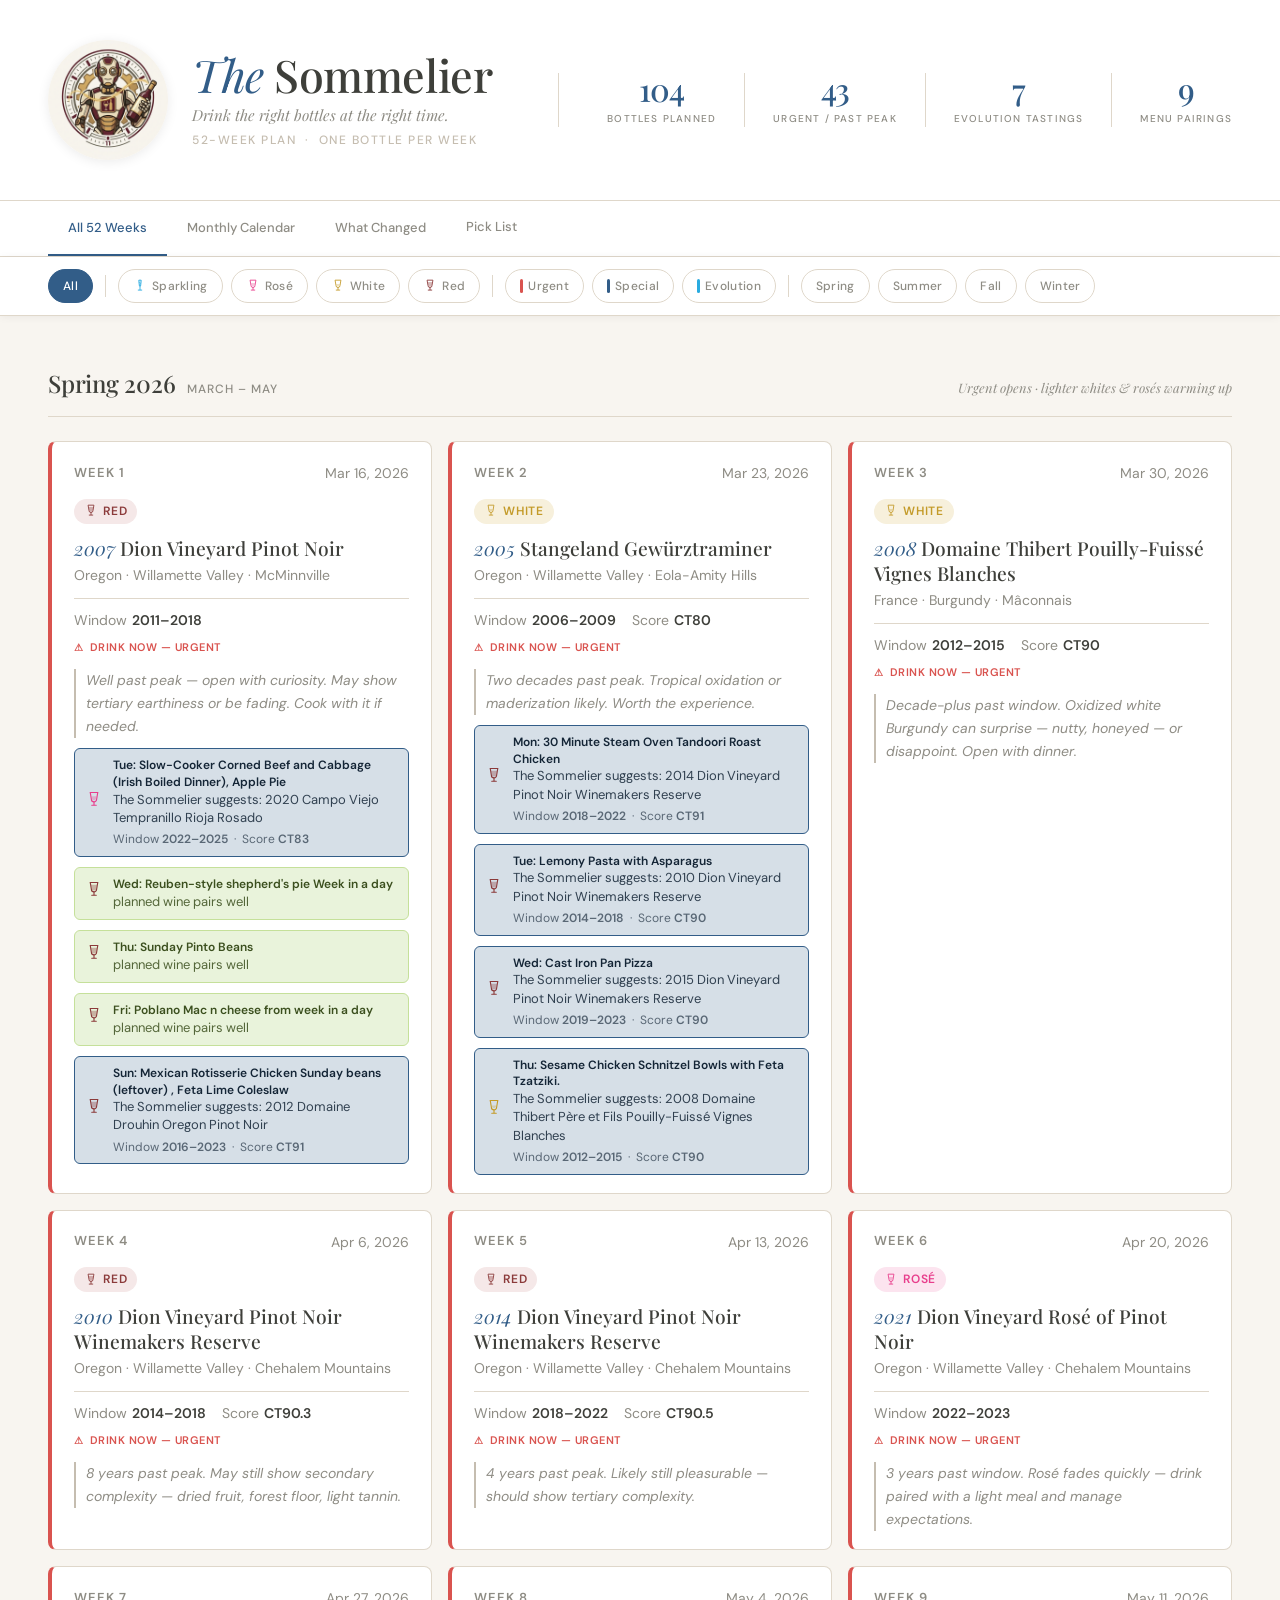
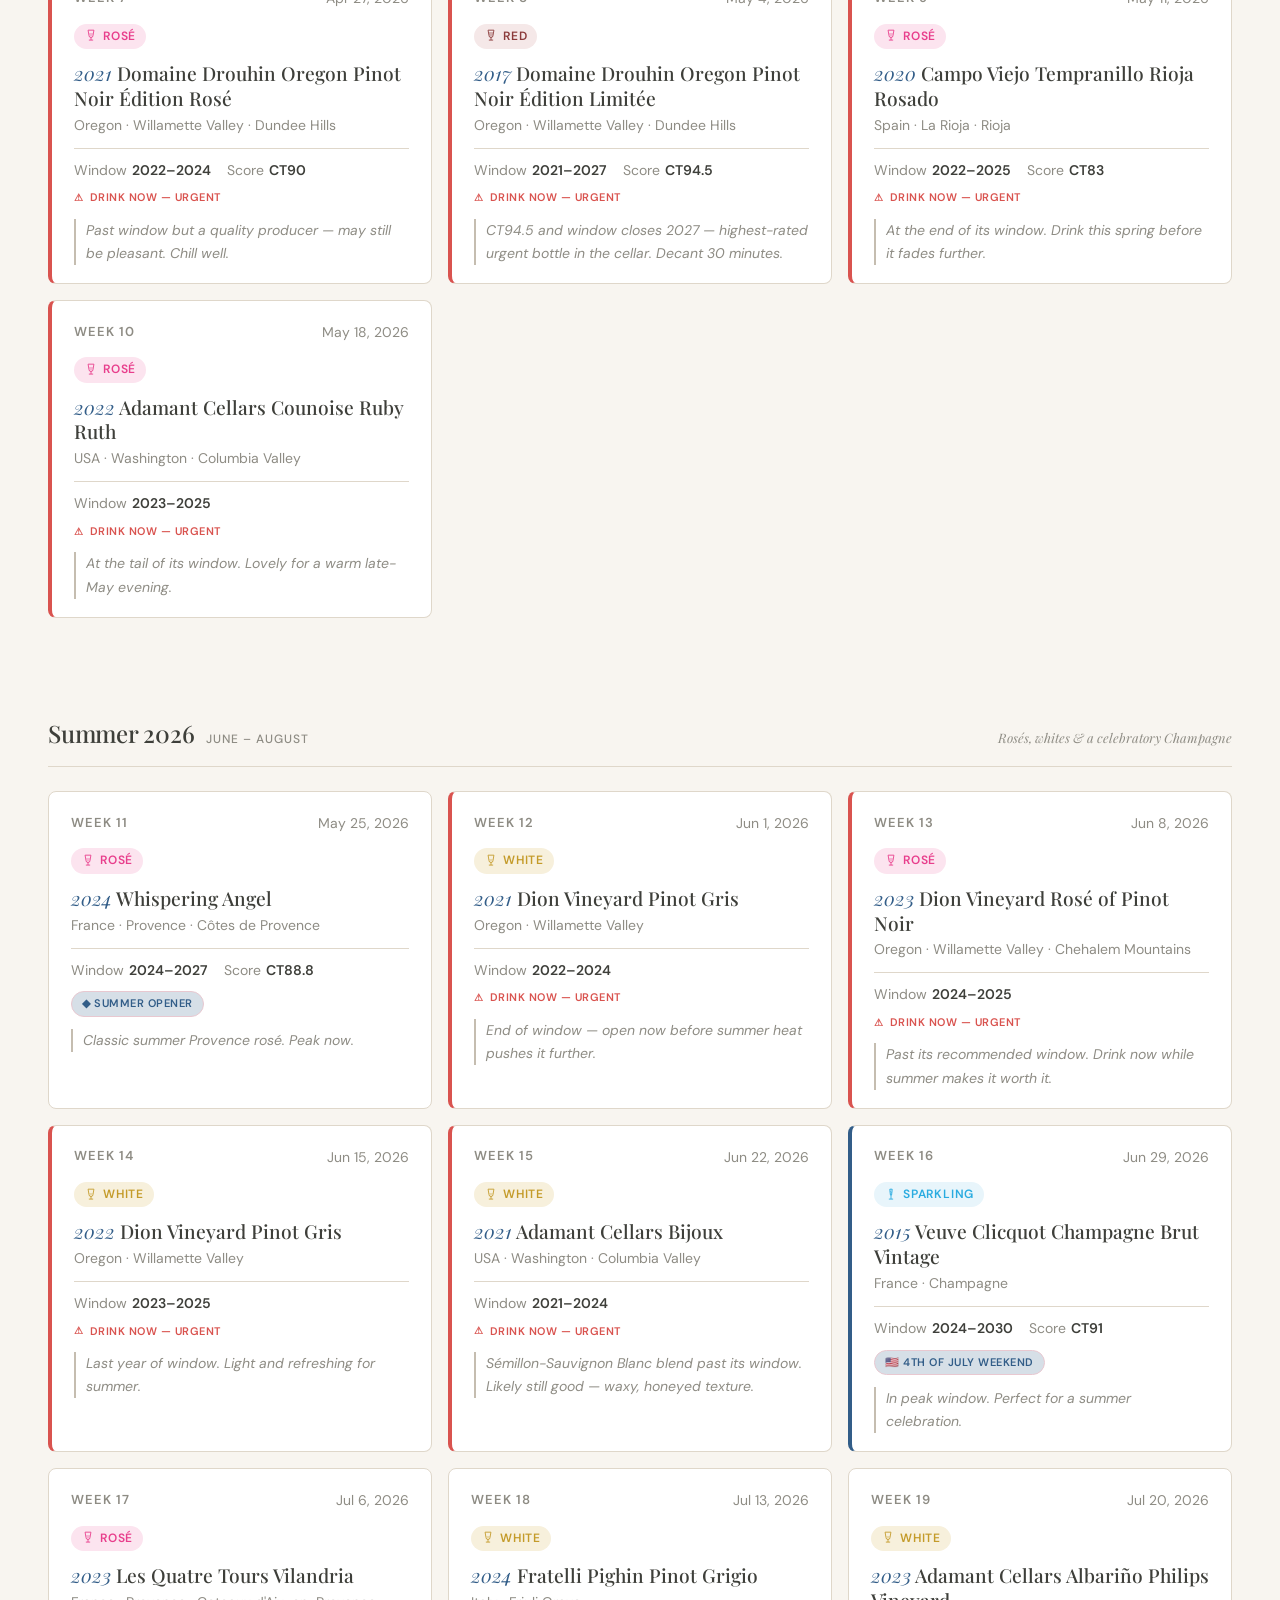
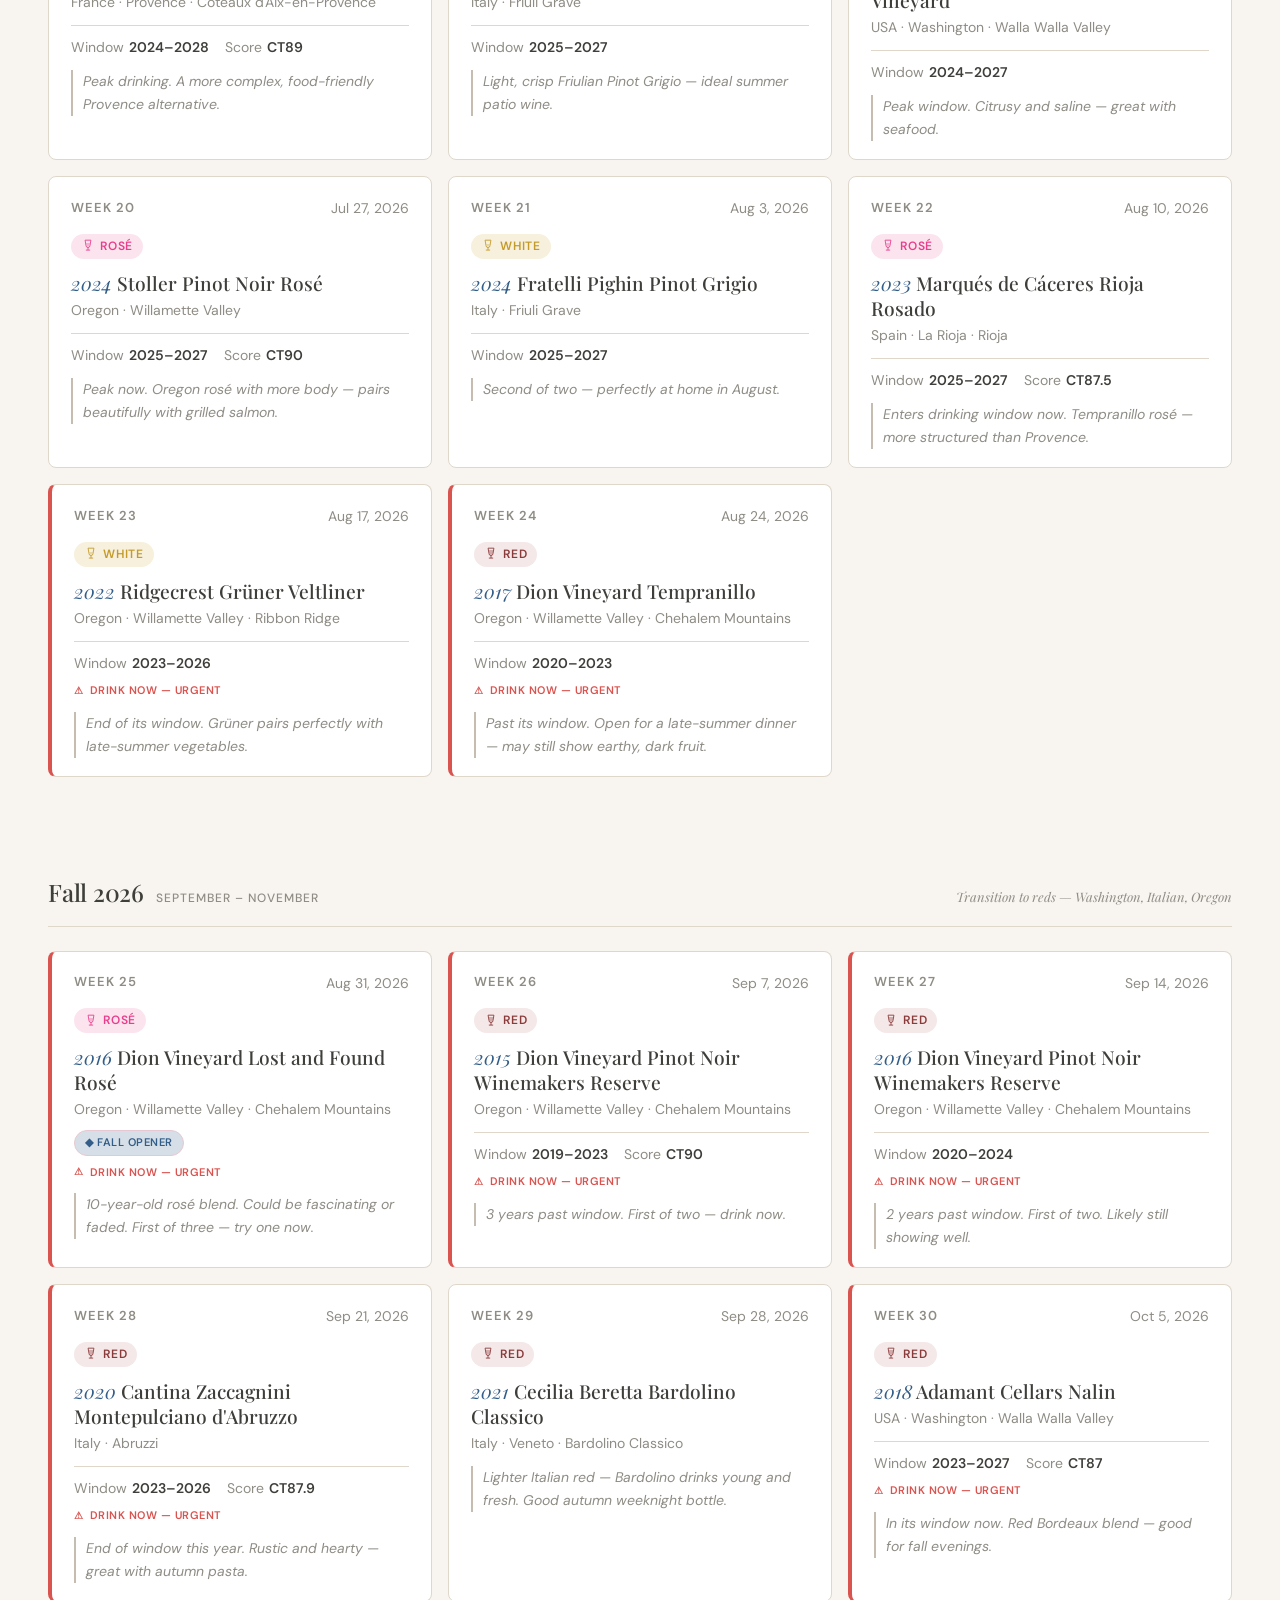
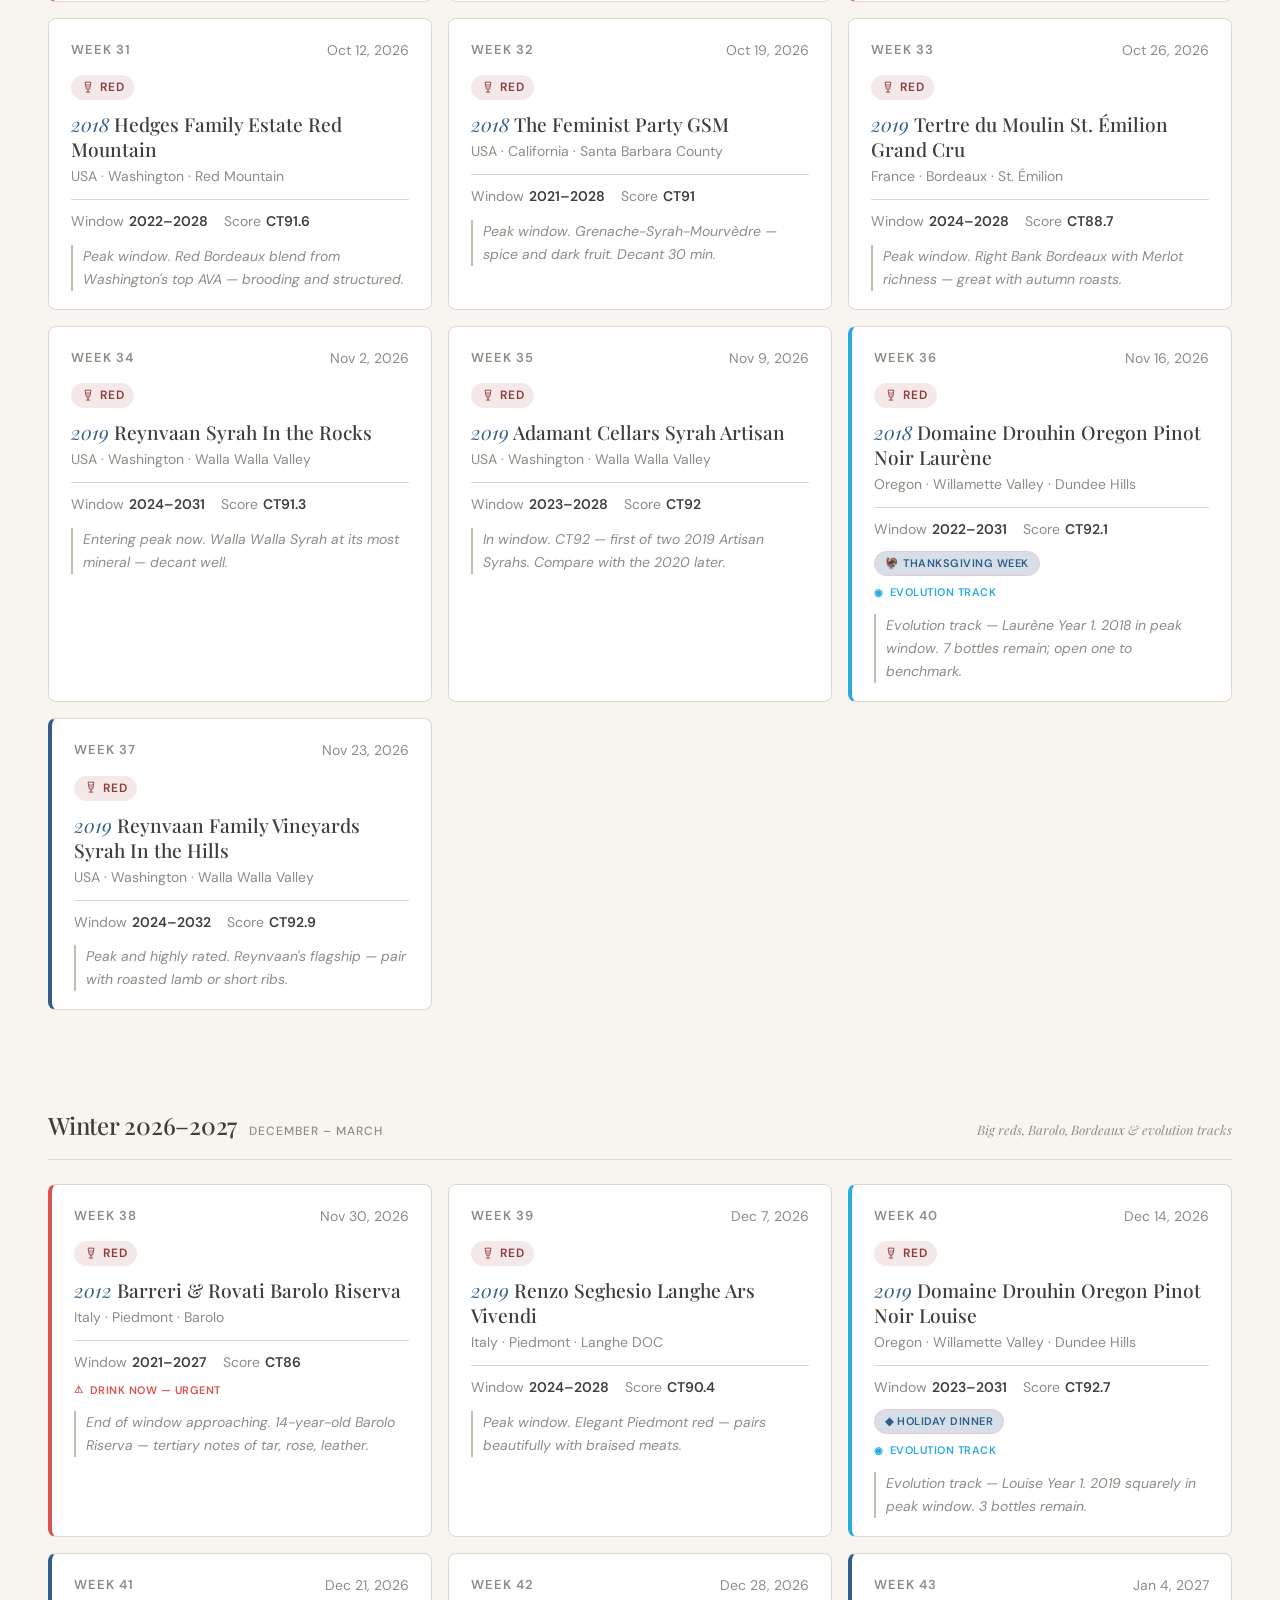
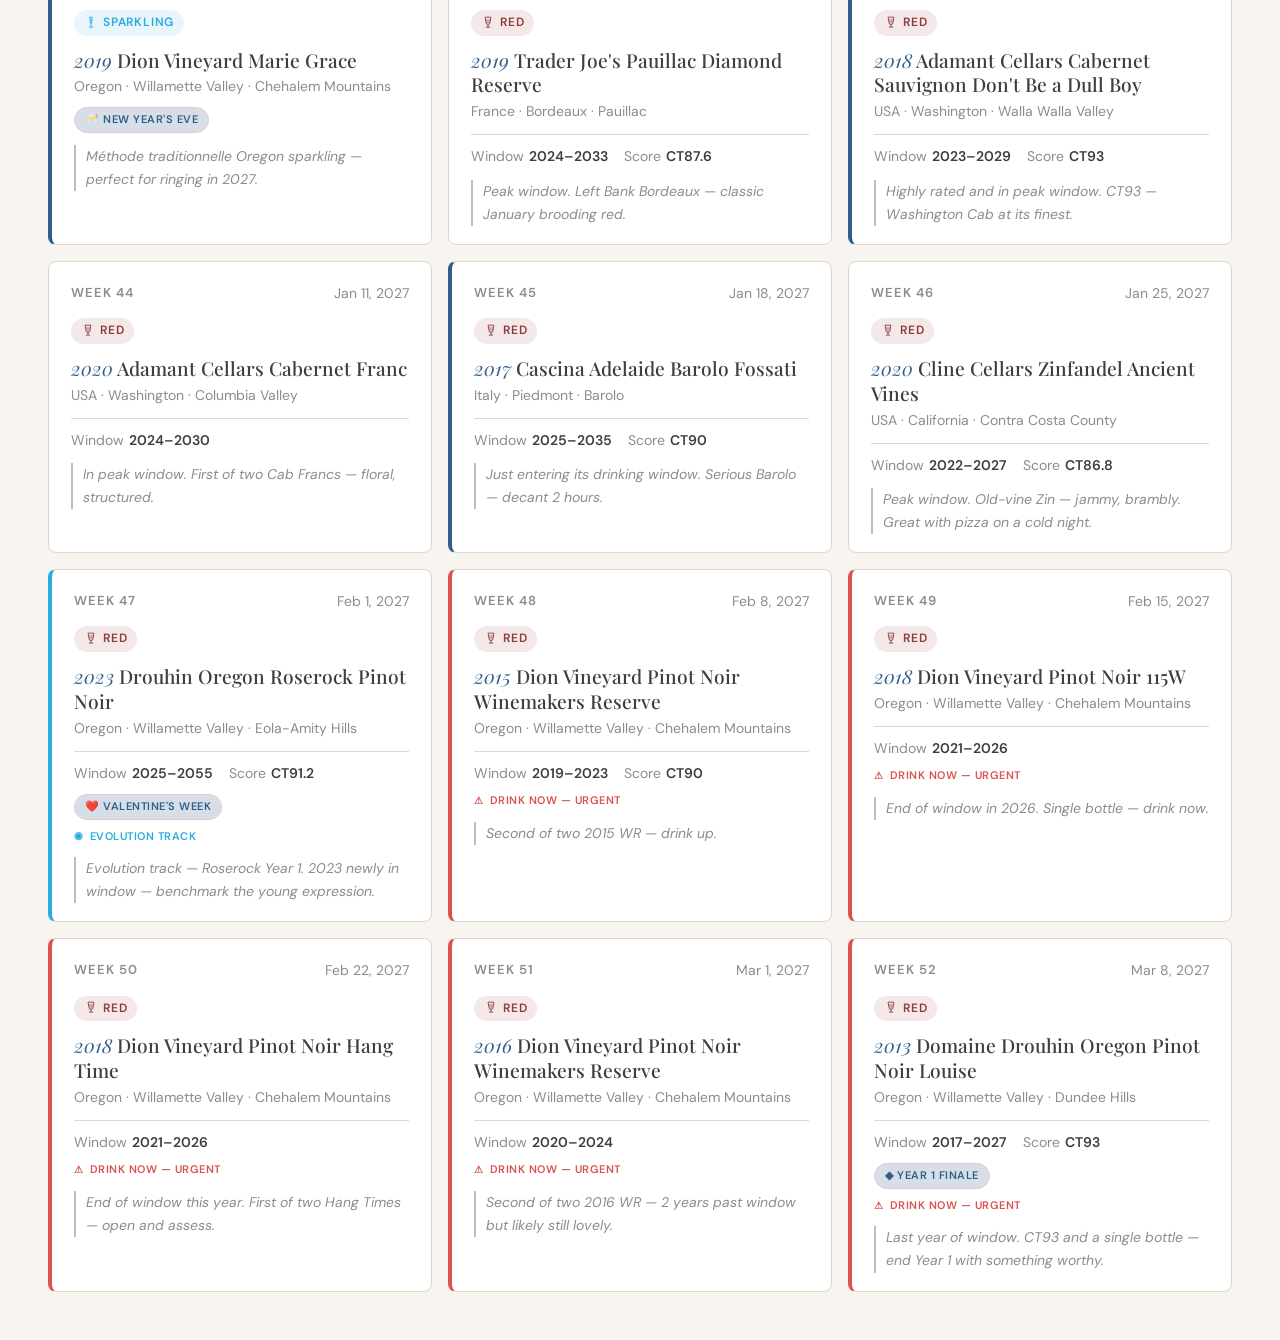
<file: site/index.html>
<!DOCTYPE html>
<html lang="en">
<head>
<meta charset="UTF-8">
<meta name="viewport" content="width=device-width, initial-scale=1.0">
<title>The Sommelier</title>
<link href="https://fonts.googleapis.com/css2?family=DM+Sans:ital,wght@0,400;0,500;0,600;1,400&family=Playfair+Display:ital,wght@0,400;0,500;0,600;0,700;1,400;1,500&display=swap" rel="stylesheet">
<link rel="icon" href="favicon.ico" type="image/x-icon">
<link rel="apple-touch-icon" href="apple-touch-icon.png">
<link rel="stylesheet" href="style.css">
</head>
<body>

<header>
  <div class="header-brand">
    <img src="logo.png" alt="The Sommelier" class="header-logo">
    <div class="header-text">
      <h1><em>The</em> Sommelier</h1>
      <div class="header-tagline">Drink the right bottles at the right time.</div>
      <div class="header-sub">52-week plan &nbsp;&middot;&nbsp; One bottle per week</div>
    </div>
  </div>
  <div class="stats">
    <div class="stat"><span class="stat-num" id="stat-planned">—</span><span class="stat-lbl">Bottles Planned</span></div>
    <div class="stat"><span class="stat-num" id="stat-urgent">—</span><span class="stat-lbl">Urgent / Past Peak</span></div>
    <div class="stat"><span class="stat-num" id="stat-evolution">—</span><span class="stat-lbl">Evolution Tastings</span></div>
    <div class="stat"><span class="stat-num" id="stat-pairings">—</span><span class="stat-lbl">Menu Pairings</span></div>
  </div>
</header>

<div class="year-tabs">
  <button class="year-tab active" onclick="switchYear('all', this)">All 52 Weeks</button>
  <button class="year-tab" onclick="switchYear('cal', this)">Monthly Calendar</button>
  <button class="year-tab" onclick="switchYear('changes', this)">What Changed</button>
  <a href="picklist.html" class="year-tab" style="text-decoration:none">Pick List</a>
</div>

<div class="controls" id="filter-bar">
  <button class="filter-btn active" onclick="applyFilter('all', this)">All</button>
  <div class="filter-divider"></div>
  <button class="filter-btn" id="legend-sparkling" onclick="applyFilter('sparkling', this)"></button>
  <button class="filter-btn" id="legend-rose" onclick="applyFilter('rose', this)"></button>
  <button class="filter-btn" id="legend-white" onclick="applyFilter('white', this)"></button>
  <button class="filter-btn" id="legend-red" onclick="applyFilter('red', this)"></button>
  <div class="filter-divider"></div>
  <button class="filter-btn" onclick="applyFilter('urgent', this)"><span class="dot" style="width:3px;height:14px;border-radius:2px;background:var(--urgent)"></span> Urgent</button>
  <button class="filter-btn" onclick="applyFilter('special', this)"><span class="dot" style="width:3px;height:14px;border-radius:2px;background:var(--accent)"></span> Special</button>
  <button class="filter-btn" onclick="applyFilter('evolution', this)"><span class="dot" style="width:3px;height:14px;border-radius:2px;background:var(--evolution)"></span> Evolution</button>
  <div class="filter-divider"></div>
  <button class="filter-btn" onclick="applyFilter('spring', this)">Spring</button>
  <button class="filter-btn" onclick="applyFilter('summer', this)">Summer</button>
  <button class="filter-btn" onclick="applyFilter('fall', this)">Fall</button>
  <button class="filter-btn" onclick="applyFilter('winter', this)">Winter</button>
</div>

<div id="plan-view">
  <div id="plan"></div>
</div>

<div id="calendar-view"></div>

<div id="changelog-view"></div>


<script>
let allWeeks = [];
let quarterInfo = {};
let pairingSuggestions = [];
let planData = { allWeeks: [] };

const typeColors = { sparkling:'#29abe0', rose:'#e83e8c', white:'#c49b2a', red:'#8b3a3a' };

function occasionIcon(occasion) {
  if (!occasion) return '';
  var o = occasion.toLowerCase();
  if (o.includes('thanksgiving'))  return '🦃';
  if (o.includes('christmas'))     return '🎄';
  if (o.includes("new year"))      return '🥂';
  if (o.includes('valentine'))     return '❤️';
  if (o.includes('4th of july') || o.includes('july 4')) return '🇺🇸';
  if (o.includes('anniversary'))   return '💍';
  if (o.includes('birthday'))      return '🎂';
  return '◆';
}

// SVG wine icons — each a distinct glass silhouette
function wineIcon(badge, size) {
  size = size || 16;
  var color = typeColors[badge] || '#8b3a3a';
  if (badge === 'sparkling') {
    // Champagne flute — tall narrow glass with bubbles
    return '<svg width="'+size+'" height="'+size+'" viewBox="0 0 24 24" fill="none" xmlns="http://www.w3.org/2000/svg">' +
      '<path d="M10 2h4v2l-1 8h-2L10 4V2z" fill="'+color+'" opacity="0.25"/>' +
      '<path d="M10 2h4v2l-1 8h-2L10 4V2z" stroke="'+color+'" stroke-width="1.5" fill="none"/>' +
      '<line x1="12" y1="12" x2="12" y2="19" stroke="'+color+'" stroke-width="1.5"/>' +
      '<line x1="9" y1="19" x2="15" y2="19" stroke="'+color+'" stroke-width="1.5" stroke-linecap="round"/>' +
      '<circle cx="11.5" cy="6" r="0.7" fill="'+color+'"/>' +
      '<circle cx="12.5" cy="8" r="0.7" fill="'+color+'"/>' +
      '<circle cx="11" cy="9.5" r="0.5" fill="'+color+'"/>' +
      '</svg>';
  }
  if (badge === 'rose') {
    // Wine glass — half filled
    return '<svg width="'+size+'" height="'+size+'" viewBox="0 0 24 24" fill="none" xmlns="http://www.w3.org/2000/svg">' +
      '<path d="M7 2h10l-1.5 9a3.5 3.5 0 01-7 0L7 2z" stroke="'+color+'" stroke-width="1.5" fill="none"/>' +
      '<path d="M8.8 7h6.4l-.7 4a3.5 3.5 0 01-5 0L8.8 7z" fill="'+color+'" opacity="0.3"/>' +
      '<line x1="12" y1="14" x2="12" y2="19" stroke="'+color+'" stroke-width="1.5"/>' +
      '<line x1="9" y1="19" x2="15" y2="19" stroke="'+color+'" stroke-width="1.5" stroke-linecap="round"/>' +
      '</svg>';
  }
  if (badge === 'white') {
    // Wine glass — quarter filled (lighter pour)
    return '<svg width="'+size+'" height="'+size+'" viewBox="0 0 24 24" fill="none" xmlns="http://www.w3.org/2000/svg">' +
      '<path d="M7 2h10l-1.5 9a3.5 3.5 0 01-7 0L7 2z" stroke="'+color+'" stroke-width="1.5" fill="none"/>' +
      '<path d="M9.2 8.5h5.6l-.5 2.5a3.5 3.5 0 01-4.6 0L9.2 8.5z" fill="'+color+'" opacity="0.3"/>' +
      '<line x1="12" y1="14" x2="12" y2="19" stroke="'+color+'" stroke-width="1.5"/>' +
      '<line x1="9" y1="19" x2="15" y2="19" stroke="'+color+'" stroke-width="1.5" stroke-linecap="round"/>' +
      '</svg>';
  }
  // red — wine glass filled high
  return '<svg width="'+size+'" height="'+size+'" viewBox="0 0 24 24" fill="none" xmlns="http://www.w3.org/2000/svg">' +
    '<path d="M7 2h10l-1.5 9a3.5 3.5 0 01-7 0L7 2z" stroke="'+color+'" stroke-width="1.5" fill="none"/>' +
    '<path d="M8 5h8l-1 6a3.5 3.5 0 01-6 0L8 5z" fill="'+color+'" opacity="0.35"/>' +
    '<line x1="12" y1="14" x2="12" y2="19" stroke="'+color+'" stroke-width="1.5"/>' +
    '<line x1="9" y1="19" x2="15" y2="19" stroke="'+color+'" stroke-width="1.5" stroke-linecap="round"/>' +
    '</svg>';
}

function getPairingsForWeek(dateStr) {
  // dateStr is like "Mar 16, 2026" — find all menu items within this week (0-6 days after)
  var weekStart = new Date(dateStr);
  var weekEnd = new Date(weekStart);
  weekEnd.setDate(weekEnd.getDate() + 6);
  weekEnd.setHours(23, 59, 59, 999);
  var results = [];
  var days = ['Sun','Mon','Tue','Wed','Thu','Fri','Sat'];
  for (var i = 0; i < pairingSuggestions.length; i++) {
    var s = pairingSuggestions[i];
    if (!s.pairing && !s.status) continue;
    if (s.status === 'no_plan_week') continue;
    var sd = new Date(s.date + 'T12:00:00');
    if (sd >= weekStart && sd <= weekEnd) {
      var dayName = days[sd.getDay()];
      results.push({ suggestion: s, dayName: dayName });
    }
  }
  return results;
}

function renderPairingsHtml(pairings) {
  if (!pairings || !pairings.length) return '';
  var html = '';
  for (var i = 0; i < pairings.length; i++) {
    var p = pairings[i];
    var s = p.suggestion;
    if (!s.pairing) continue;
    var score = s.pairing.score;
    var cls, icon, detail = '';
    var sb = s.suggested_bottle;
    if (sb) {
      cls = 'sommelier';
      var sbBadge = (sb.type || '').toLowerCase().replace('rosé','rose');
      if (sb.varietal && sb.varietal.toLowerCase().indexOf('sparkling') >= 0) sbBadge = 'sparkling';
      icon = wineIcon(sbBadge || 'red', 18);
      detail = 'The Sommelier suggests: ' + sb.vintage + ' ' + sb.wine;
      var meta = [];
      if (sb.window && sb.window !== '?–?') meta.push('Window <span>' + sb.window + '</span>');
      if (sb.score) meta.push('Score <span>CT' + Math.round(sb.score) + '</span>');
      if (meta.length) detail += '<div class="pairing-meta">' + meta.join(' &nbsp;&middot;&nbsp; ') + '</div>';
    } else if (score === 'good') {
      cls = 'good'; icon = wineIcon(s.planned_badge || 'red', 18); detail = 'planned wine pairs well';
    } else {
      cls = 'partial'; icon = '—'; detail = 'enjoy the planned wine';
    }
    var conf = s.pairing.confidence;
    var confBadge = '';
    if (conf === 'high' || conf === 'medium' || conf === 'low') {
      var label = conf === 'medium' ? 'med' : conf;
      confBadge = ' <span class="confidence-badge ' + conf + '">' + label + '</span>';
    }
    html += '<div class="pairing-row ' + cls + '">' +
      '<span class="pairing-icon">' + icon + '</span>' +
      '<div><span class="pairing-meal">' + p.dayName + ': ' + s.meal + '</span>' + confBadge +
      (detail ? '<div class="pairing-detail">' + detail + '</div>' : '') +
      '</div></div>';
  }
  return html;
}

function renderCalendar() {
  const cal = document.getElementById('calendar-view');
  cal.innerHTML = '';
  const monthNames = ['January','February','March','April','May','June','July','August','September','October','November','December'];
  const byYear = {};
  allWeeks.forEach(function(w) {
    const d = new Date(w.date);
    const yr = d.getFullYear();
    const mo = d.getMonth();
    if (!byYear[yr]) byYear[yr] = {};
    if (!byYear[yr][mo]) byYear[yr][mo] = [];
    byYear[yr][mo].push(w);
  });
  // Build a map of which plan years (1, 2) appear in each calendar year
  const planYearsByCalYear = {};
  allWeeks.forEach(function(w) {
    const calYr = new Date(w.date).getFullYear();
    if (!planYearsByCalYear[calYr]) planYearsByCalYear[calYr] = new Set();
    planYearsByCalYear[calYr].add(w.year);
  });
  Object.keys(byYear).sort().forEach(function(yr) {
    const yearBlock = document.createElement('div');
    const yh = document.createElement('div');
    yh.className = 'cal-year-header';
    const py = planYearsByCalYear[yr] || new Set();
    const parts = [];
    if (py.has(1) && py.has(2)) { parts.push('Year 1 ends', 'Year 2 begins'); }
    else if (py.has(1)) { parts.push('Year 1'); }
    else if (py.has(2)) { parts.push('Year 2'); }
    const subText = parts.join(' \u00b7 ');
    // yr and subText are derived from trusted plan data (integers and static strings)
    yh.innerHTML = yr + ' <span class="cal-year-sub">' + subText + '</span>';
    yearBlock.appendChild(yh);
    const grid = document.createElement('div');
    grid.className = 'cal-grid';
    Object.keys(byYear[yr]).map(Number).sort(function(a,b){return a-b;}).forEach(function(mo) {
      const entries = byYear[yr][mo];
      const monthCard = document.createElement('div');
      monthCard.className = 'cal-month';
      const hdr = document.createElement('div');
      hdr.className = 'cal-month-header';
      hdr.innerHTML = '<span class="cal-month-name">' + monthNames[mo] + '</span><span class="cal-month-count">' + entries.length + ' bottle' + (entries.length > 1 ? 's' : '') + '</span>';
      monthCard.appendChild(hdr);
      const entriesDiv = document.createElement('div');
      entriesDiv.className = 'cal-entries';
      entries.forEach(function(w) {
        const pillClass = w.evolution ? 'evolution-pill' : w.urgent ? 'urgent-pill' : w.special ? 'special-pill' : '';
        const typeColor = typeColors[w.badge] || '#8b2035';
        const label = w.badge === 'rose' ? 'Rosé' : w.badge.charAt(0).toUpperCase() + w.badge.slice(1);
        const dayStr = w.date.split(',')[0];
        const flags = [];
        if (w.urgent)    flags.push('<span class="cal-flag urgent">⚠ Urgent</span>');
        if (w.evolution) flags.push('<span class="cal-flag evolution">◉ Evolution</span>');
        if (w.occasion)  flags.push('<span class="cal-flag occasion">' + occasionIcon(w.occasion) + ' ' + escapeHtml(w.occasion) + '</span>');
        else if (w.special && !w.evolution) flags.push('<span class="cal-flag special">◆ Special</span>');
        const entry = document.createElement('div');
        entry.className = 'cal-entry';
        entry.innerHTML = '<div class="cal-week-pill ' + pillClass + '">' + w.week + '</div>' +
          '<div class="cal-type-dot">' + wineIcon(w.badge, 14) + '</div>' +
          '<div class="cal-entry-body">' +
            '<div class="cal-entry-date">' + dayStr + ' &nbsp;·&nbsp; ' + label + '</div>' +
            '<div class="cal-entry-name"><span class="cal-entry-vintage">' + w.vintage + '</span> ' + w.name + '</div>' +
            '<div class="cal-entry-sub">' + escapeHtml(w.appellation.split(' · ')[0]) + '</div>' +
            (flags.length ? '<div class="cal-entry-flags">' + flags.join('') + '</div>' : '') +
          '</div>';
        var calPairings = getPairingsForWeek(w.date);
        calPairings.forEach(function(cp) {
          var pScore = cp.suggestion.pairing.score;
          var pColor = pScore === 'good' ? '#3b4f1e' : pScore === 'partial' ? '#623218' : '#572120';
          var pIcon = pScore === 'good' ? '✓' : pScore === 'partial' ? '~' : '✗';
          var mealSpan = document.createElement('div');
          mealSpan.className = 'cal-entry-sub';
          mealSpan.style.color = pColor;
          mealSpan.style.fontWeight = '600';
          var mealText = pIcon + ' ' + cp.dayName + ': ' + cp.suggestion.meal;
          if (cp.suggestion.suggested_bottle) {
            mealText += ' · Sommelier: ' + cp.suggestion.suggested_bottle.vintage + ' ' + cp.suggestion.suggested_bottle.wine;
          }
          mealSpan.textContent = mealText;
          entry.querySelector('.cal-entry-body').appendChild(mealSpan);
        });
        entriesDiv.appendChild(entry);
      });
      monthCard.appendChild(entriesDiv);
      grid.appendChild(monthCard);
    });
    yearBlock.appendChild(grid);
    cal.appendChild(yearBlock);
  });
}

function renderChangelog() {
  var view = document.getElementById('changelog-view');
  view.innerHTML = '';

  var history = changelogHistory || [];

  if (!history.length) {
    view.innerHTML = '<div class="changelog-header-card"><h2>What Changed</h2><p class="changelog-summary">No changes in the last 90 days.</p></div>';
    return;
  }

  // Header card
  var hc = document.createElement('div');
  hc.className = 'changelog-header-card';
  hc.innerHTML = '<h2>What Changed</h2><p class="changelog-summary">Rolling 90-day history of plan changes. Only syncs that produced changes are shown.</p>';
  view.appendChild(hc);

  // Table
  var table = document.createElement('table');
  table.className = 'changelog-table';
  table.innerHTML = '<thead><tr><th>Date</th><th>Added</th><th>Removed</th></tr></thead>';
  var tbody = document.createElement('tbody');

  history.forEach(function(entry) {
    var tr = document.createElement('tr');

    // Date cell
    var tdDate = document.createElement('td');
    tdDate.className = 'changelog-date-cell';
    tdDate.textContent = formatChangelogDate(entry.date);
    tr.appendChild(tdDate);

    tr.appendChild(renderChangeCell(entry.changes, 'added'));
    tr.appendChild(renderChangeCell(entry.changes, 'removed'));

    tbody.appendChild(tr);
  });

  table.appendChild(tbody);
  view.appendChild(table);
}

function renderChangeCell(changes, type) {
  var items = (changes || []).filter(function(c) { return c.type === type; });
  var td = document.createElement('td');
  if (items.length) {
    items.forEach(function(c) {
      var div = document.createElement('div');
      div.className = 'changelog-wine changelog-' + type;
      var pill = c.week != null ? '<span class="changelog-wine-pill">Wk ' + c.week + '</span>' : '';
      div.innerHTML = pill + escapeHtml(c.description);
      td.appendChild(div);
    });
  } else {
    td.className = 'changelog-empty';
    td.textContent = '\u2014';
  }
  return td;
}

function formatChangelogDate(isoDate) {
  if (!isoDate) return '';
  var months = ['Jan','Feb','Mar','Apr','May','Jun','Jul','Aug','Sep','Oct','Nov','Dec'];
  var parts = isoDate.split('-');
  if (parts.length !== 3) return isoDate;
  var m = parseInt(parts[1], 10) - 1;
  var d = parseInt(parts[2], 10);
  return months[m] + ' ' + d + ', ' + parts[0];
}

function escapeHtml(str) {
  var div = document.createElement('div');
  div.textContent = str;
  return div.innerHTML;
}

let currentYear = 'y1';
let currentFilter = 'all';
var changelogHistory = [];

function getWeeks() {
  let w = allWeeks;
  if (currentYear === 'y1') w = w.filter(function(x){ return x.year === 1; });
  else if (currentYear === 'y2') w = w.filter(function(x){ return x.year === 2; });
  if (currentFilter === 'urgent')    w = w.filter(function(x){ return x.urgent; });
  if (currentFilter === 'special')   w = w.filter(function(x){ return x.special; });
  if (currentFilter === 'evolution') w = w.filter(function(x){ return x.evolution; });
  if (['sparkling','rose','white','red'].indexOf(currentFilter) >= 0) w = w.filter(function(x){ return x.badge === currentFilter; });
  if (['spring','summer','fall','winter'].indexOf(currentFilter) >= 0) w = w.filter(function(x){ return x.season === currentFilter; });
  return w;
}

function renderPlan() {
  const plan = document.getElementById('plan');
  plan.innerHTML = '';
  const filtered = getWeeks();
  // Rotate the season list so it starts with the plan's opening season.
  // This keeps sections in chronological order when the plan starts mid-year
  // (e.g. summer → fall → winter → spring, not spring → summer → …).
  const allSeasons = ['spring','summer','fall','winter'];
  const startSeason = (planData.allWeeks && planData.allWeeks.length > 0)
    ? planData.allWeeks[0].season : 'spring';
  const startIdx = allSeasons.indexOf(startSeason);
  const seasons = allSeasons.slice(startIdx).concat(allSeasons.slice(0, startIdx));
  const years = currentYear === 'all' ? [1,2] : currentYear === 'y1' ? [1] : [2];
  years.forEach(function(yr) {
    const yrKey = yr === 1 ? 'y1' : 'y2';
    seasons.forEach(function(season) {
      const sw = filtered.filter(function(w){ return w.year === yr && w.season === season; });
      if (!sw.length) return;
      const info = quarterInfo[season][yrKey];
      const section = document.createElement('section');
      section.className = 'quarter';
      section.innerHTML = '<div class="quarter-header">' +
        '<h2 class="quarter-title">' + info.title + '</h2>' +
        '<span class="quarter-sub">' + info.sub + '</span>' +
        '<span class="quarter-note">' + info.note + '</span>' +
        '</div><div class="weeks-grid" id="grid-' + yr + '-' + season + '"></div>';
      plan.appendChild(section);
      const grid = section.querySelector('#grid-' + yr + '-' + season);
      sw.forEach(function(w) {
        const cls = w.evolution ? 'evolution-card' : w.urgent ? 'urgent' : (w.special ? 'special' : '');
        const card = document.createElement('div');
        card.className = 'week-card' + (cls ? ' ' + cls : '');
        const label = w.badge === 'rose' ? 'Rosé' : w.badge.charAt(0).toUpperCase() + w.badge.slice(1);
        let html = '<div class="card-top"><span class="week-num">Week ' + w.week + '</span><span class="week-date">' + w.date + '</span></div>';
        html += '<div class="badge badge-' + w.badge + '">' + wineIcon(w.badge, 14) + label + '</div>';
        html += '<div class="wine-name"><span class="wine-vintage">' + w.vintage + '</span> ' + w.name + '</div>';
        html += '<div class="wine-appellation">' + escapeHtml(w.appellation) + '</div>';
        if (w.window || w.score) {
          html += '<div class="wine-meta">';
          if (w.window) html += '<div class="meta-item">Window <span>' + w.window + '</span></div>';
          if (w.score)  html += '<div class="meta-item">Score <span>' + w.score + '</span></div>';
          html += '</div>';
        }
        if (w.occasion)  html += '<div class="occasion-tag">' + occasionIcon(w.occasion) + ' ' + escapeHtml(w.occasion) + '</div>';
        if (w.urgent)    html += '<div class="urgent-flag">Drink now — urgent</div>';
        if (w.evolution) html += '<div class="evolution-flag">Evolution track</div>';
        html += '<div class="note-text">' + escapeHtml(w.note) + '</div>';
        var pairings = getPairingsForWeek(w.date);
        html += renderPairingsHtml(pairings);
        card.innerHTML = html;
        grid.appendChild(card);
      });
    });
  });
  if (!filtered.length) {
    plan.innerHTML = '<div class="empty-state">No bottles match this filter for the selected year.</div>';
  }
}

function switchYear(yr, btn) {
  currentYear = yr;
  document.querySelectorAll('.year-tab').forEach(function(b){ b.classList.remove('active'); });
  btn.classList.add('active');
  const planView      = document.getElementById('plan-view');
  const calView       = document.getElementById('calendar-view');
  const changelogView = document.getElementById('changelog-view');
  const filterBar     = document.getElementById('filter-bar');
  planView.classList.add('hidden');
  calView.classList.remove('visible');
  changelogView.classList.remove('visible');
  filterBar.classList.add('hidden');
  if (yr === 'cal') {
    calView.classList.add('visible');
    renderCalendar();
  } else if (yr === 'changes') {
    changelogView.classList.add('visible');
    renderChangelog();
  } else {
    planView.classList.remove('hidden');
    filterBar.classList.remove('hidden');
    renderPlan();
  }
}

// Populate legend wine icons in filter buttons
function populateLegend() {
  document.getElementById('legend-sparkling').innerHTML = wineIcon('sparkling', 14) + ' Sparkling';
  document.getElementById('legend-rose').innerHTML = wineIcon('rose', 14) + ' Ros\u00e9';
  document.getElementById('legend-white').innerHTML = wineIcon('white', 14) + ' White';
  document.getElementById('legend-red').innerHTML = wineIcon('red', 14) + ' Red';
}

function applyFilter(f, btn) {
  currentFilter = f;
  document.querySelectorAll('.filter-btn').forEach(function(b){ b.classList.remove('active'); });
  btn.classList.add('active');
  renderPlan();
}

// Load plan data and pairing suggestions in parallel, then render
Promise.all([
  fetch('plan.json').then(function(r) { return r.json(); }),
  fetch('pairing_suggestions.json').then(function(r) { return r.json(); }).catch(function() { return { suggestions: [] }; })
]).then(function(results) {
  planData    = results[0];
  allWeeks    = planData.allWeeks;
  quarterInfo = planData.quarterInfo;
  changelogHistory = planData.changelogHistory || [];
  pairingSuggestions = (results[1] && results[1].suggestions) || [];
  document.getElementById('stat-planned').textContent   = allWeeks.length;
  document.getElementById('stat-urgent').textContent    = allWeeks.filter(function(w){ return w.urgent === true; }).length;
  document.getElementById('stat-evolution').textContent = allWeeks.filter(function(w){ return w.evolution === true; }).length;
  document.getElementById('stat-pairings').textContent  = pairingSuggestions.filter(function(s){ return s.pairing; }).length;
  populateLegend();
  renderPlan();
}).catch(function(err) {
  document.getElementById('plan').innerHTML =
    '<div style="padding:48px;text-align:center;color:#8e8c84;">' +
    '<h2>Unable to load the wine plan</h2>' +
    '<p>Please try refreshing the page. (' + err.message + ')</p></div>';
});
</script>
</body>
</html>
</file>
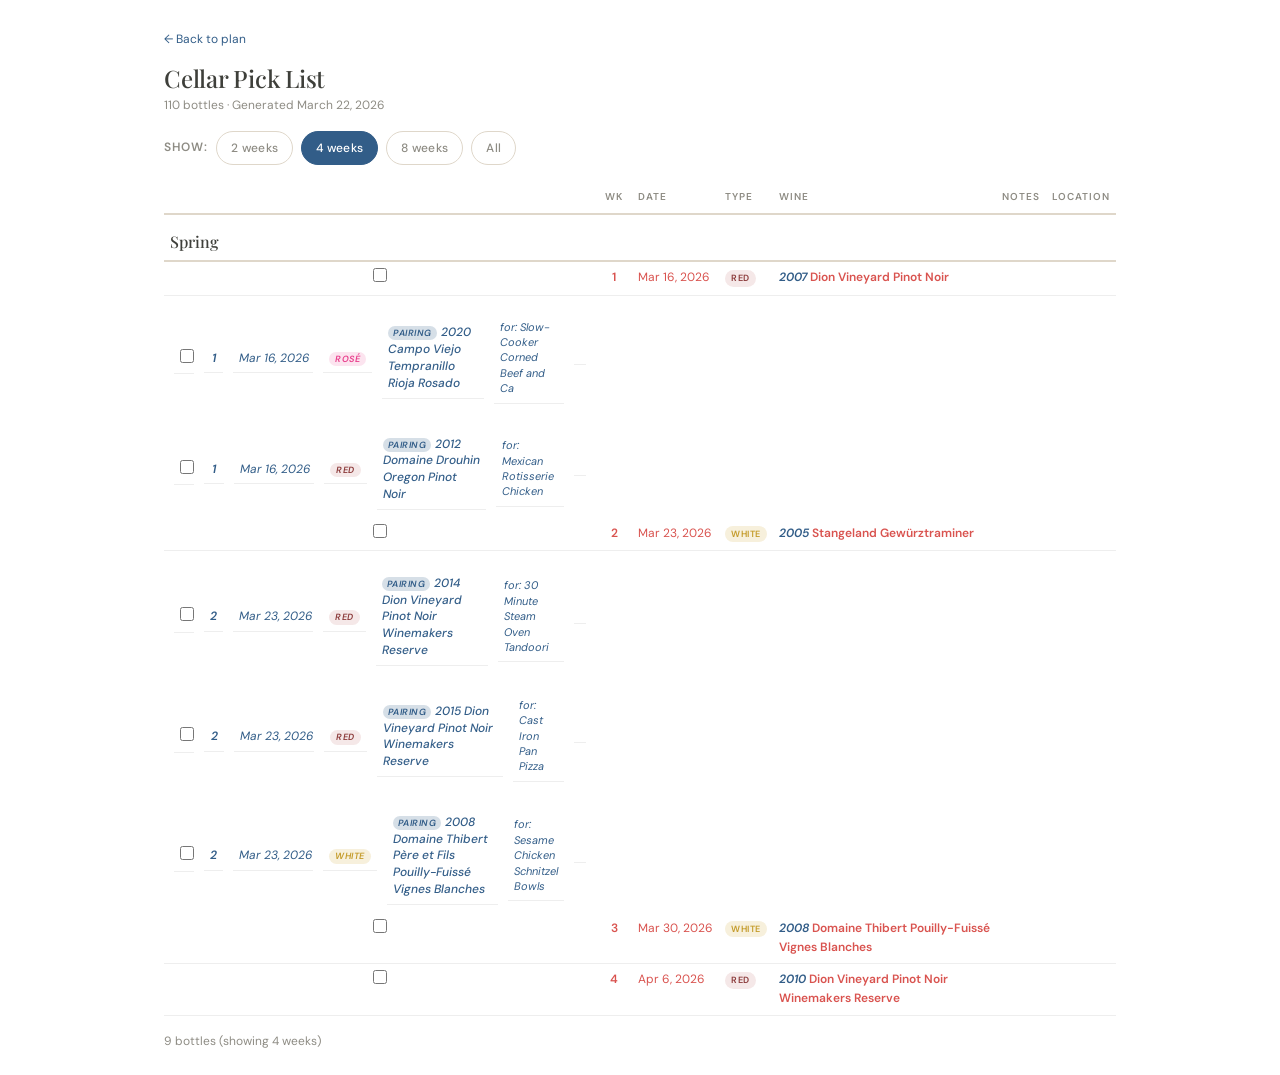
<file: site/picklist.html>
<!DOCTYPE html>
<html lang="en">
<head>
<meta charset="UTF-8">
<meta name="viewport" content="width=device-width, initial-scale=1.0">
<title>The Sommelier — Pick List</title>
<link href="https://fonts.googleapis.com/css2?family=DM+Sans:wght@400;500;600&family=Playfair+Display:ital,wght@0,500;1,400&display=swap" rel="stylesheet">
<link rel="icon" href="favicon.ico" type="image/x-icon">
<link rel="stylesheet" href="style.css">
<link rel="stylesheet" href="picklist.css">
</head>
<body class="picklist-page">

<a href="index.html" class="back-link">&larr; Back to plan</a>
<h1>Cellar Pick List</h1>
<div class="subtitle" id="subtitle">Loading...</div>

<div class="week-filter" id="week-filter">
  <span class="filter-label">Show:</span>
  <button class="filter-btn" onclick="setRange(2, this)">2 weeks</button>
  <button class="filter-btn" onclick="setRange(4, this)">4 weeks</button>
  <button class="filter-btn" onclick="setRange(8, this)">8 weeks</button>
  <button class="filter-btn active" onclick="setRange(0, this)">All</button>
</div>

<table>
  <thead>
    <tr>
      <th class="check"></th>
      <th class="wk">Wk</th>
      <th class="date-col">Date</th>
      <th>Type</th>
      <th>Wine</th>
      <th>Notes</th>
      <th>Location</th>
    </tr>
  </thead>
  <tbody id="picklist-body">
  </tbody>
</table>

<div class="total" id="total"></div>

<script>
var allRows = [];
var currentRange = 0; // 0 = all

function setRange(weeks, btn) {
  currentRange = weeks;
  document.querySelectorAll('.week-filter .filter-btn').forEach(function(b) {
    b.classList.remove('active');
  });
  btn.classList.add('active');
  renderPickList();
}

function renderPickList() {
  var body = document.getElementById('picklist-body');
  body.textContent = '';
  var currentSeason = '';
  var totalBottles = 0;
  var seasonNames = { spring: 'Spring', summer: 'Summer', fall: 'Fall', winter: 'Winter' };

  var filtered = allRows;
  if (currentRange > 0) {
    var minWeek = Math.min.apply(null, allRows.filter(function(r) { return r.week; }).map(function(r) { return r.week; }));
    var maxWeek = minWeek + currentRange - 1;
    filtered = allRows.filter(function(r) { return r.week && r.week <= maxWeek; });
  }

  // Within the displayed range, skip pairing bottles that are also planned in this range
  var plannedInRange = {};
  filtered.forEach(function(r) {
    if (r.type === 'planned') plannedInRange[r.vintage + '|' + r.name] = true;
  });
  filtered = filtered.filter(function(r) {
    if (r.type === 'pairing' && plannedInRange[r.vintage + '|' + r.name]) return false;
    return true;
  });

  filtered.forEach(function(r) {
    if (r.type === 'planned' && r.season && r.season !== currentSeason) {
      currentSeason = r.season;
      var headerRow = document.createElement('tr');
      headerRow.className = 'section-header';
      var headerCell = document.createElement('td');
      headerCell.colSpan = 7;
      headerCell.textContent = seasonNames[r.season] || r.season;
      headerRow.appendChild(headerCell);
      body.appendChild(headerRow);
    }

    var tr = document.createElement('tr');
    if (r.urgent) tr.className = 'urgent-row';
    if (r.type === 'pairing') tr.className = 'pairing-row';

    var typeLabel = r.badge === 'rose' ? 'Rosé' : r.badge.charAt(0).toUpperCase() + r.badge.slice(1);

    // Checkbox
    var tdCheck = document.createElement('td');
    tdCheck.className = 'check';
    var cb = document.createElement('input');
    cb.type = 'checkbox';
    tdCheck.appendChild(cb);
    tr.appendChild(tdCheck);

    // Week
    var tdWk = document.createElement('td');
    tdWk.className = 'wk';
    tdWk.textContent = r.week || '';
    tr.appendChild(tdWk);

    // Date
    var tdDate = document.createElement('td');
    tdDate.className = 'date-col';
    tdDate.textContent = r.date || '';
    tr.appendChild(tdDate);

    // Type badge
    var tdType = document.createElement('td');
    var badgeEl = document.createElement('span');
    badgeEl.className = 'type-badge type-' + r.badge;
    badgeEl.textContent = typeLabel;
    tdType.appendChild(badgeEl);
    tr.appendChild(tdType);

    // Wine name
    var tdWine = document.createElement('td');
    tdWine.className = 'wine-col';
    if (r.type === 'pairing') {
      var pLabel = document.createElement('span');
      pLabel.className = 'pairing-label';
      pLabel.textContent = 'Pairing';
      tdWine.appendChild(pLabel);
    }
    var vSpan = document.createElement('span');
    vSpan.className = 'vintage';
    vSpan.textContent = r.vintage;
    tdWine.appendChild(vSpan);
    tdWine.appendChild(document.createTextNode(' ' + r.name));
    tr.appendChild(tdWine);

    // Notes (pairing context or occasion)
    var tdNotes = document.createElement('td');
    tdNotes.className = 'notes-col';
    tdNotes.textContent = r.notes || '';
    tr.appendChild(tdNotes);

    // Location
    var tdLoc = document.createElement('td');
    tdLoc.className = 'loc';
    tdLoc.textContent = r.location;
    tr.appendChild(tdLoc);

    body.appendChild(tr);
    totalBottles++;
  });

  document.getElementById('total').textContent = totalBottles + ' bottles' +
    (currentRange > 0 ? ' (showing ' + currentRange + ' weeks)' : ' total');
}

// Load data
Promise.all([
  fetch('plan.json').then(function(r) { return r.json(); }),
  fetch('pairing_suggestions.json').then(function(r) { return r.json(); }).catch(function() { return { suggestions: [] }; })
]).then(function(results) {
  var plan = results[0];
  var pairings = (results[1] && results[1].suggestions) || [];
  var weeks = plan.allWeeks;

  // Build planned rows
  weeks.forEach(function(w) {
    allRows.push({
      week: w.week, date: w.date, vintage: w.vintage, name: w.name,
      badge: w.badge, urgent: w.urgent, season: w.season, type: 'planned',
      location: w.location || '',
      notes: w.occasion || ''
    });
  });

  // Add all pairing suggestions (dedup happens at render time within displayed range)
  var pairingKeys = {};
  pairings.forEach(function(p) {
    if (!p.suggested_bottle) return;
    var sb = p.suggested_bottle;
    var wineKey = sb.vintage + '|' + sb.wine;

    // Skip duplicate suggestions
    if (pairingKeys[wineKey]) return;
    pairingKeys[wineKey] = true;

    // Find week
    var weekNum = '', weekDate = p.date;
    var pd = new Date(p.date + 'T12:00:00');
    for (var wi = 0; wi < weeks.length; wi++) {
      var ws = new Date(weeks[wi].date);
      var we = new Date(ws); we.setDate(we.getDate() + 6);
      if (pd >= ws && pd <= we) {
        weekNum = weeks[wi].week;
        weekDate = weeks[wi].date;
        break;
      }
    }
    if (!weekNum && weeks.length > 0) {
      weekNum = weeks[0].week;
      weekDate = weeks[0].date;
    }

    var badge = (sb.type || 'Red').toLowerCase().replace('rosé', 'rose');
    allRows.push({
      week: weekNum, date: weekDate, vintage: String(sb.vintage), name: sb.wine,
      badge: badge, urgent: false, season: '', type: 'pairing',
      location: sb.location || '',
      notes: 'for: ' + p.meal.split('\n')[0].substring(0, 30)
    });
  });

  // Sort: week asc, planned before pairing
  allRows.sort(function(a, b) {
    var wDiff = (a.week || 999) - (b.week || 999);
    if (wDiff !== 0) return wDiff;
    if (a.type === 'planned' && b.type === 'pairing') return -1;
    if (a.type === 'pairing' && b.type === 'planned') return 1;
    return 0;
  });

  document.getElementById('subtitle').textContent =
    allRows.length + ' bottles · Generated ' + (plan.changelog ? plan.changelog.date : 'today');

  // Default to 4 weeks
  currentRange = 4;
  document.querySelectorAll('.week-filter .filter-btn').forEach(function(b) { b.classList.remove('active'); });
  document.querySelectorAll('.week-filter .filter-btn')[1].classList.add('active');
  renderPickList();
});
</script>
</body>
</html>
</file>
<file: site/style.css>
:root {
  --bg: #f8f5f0;
  --surface: #ffffff;
  --surface-alt: #f0ece4;
  --border: #dfd7ca;
  --border-strong: #c5bdb0;
  --heading: #3e3f3a;
  --text: #3e3f3a;
  --muted: #8e8c84;
  --accent: #325d88;
  --accent-light: #d6dfe7;
  --urgent: #d9534f;
  --urgent-bg: #f7dddc;
  --evolution: #29abe0;
  --evolution-bg: #d4eef9;
  --special-bg: #f5f1e8;
  --sparkling: #29abe0;
  --rose: #e83e8c;
  --white-wine: #c49b2a;
  --red-wine: #8b3a3a;
}

* { box-sizing: border-box; margin: 0; padding: 0; }

body {
  background: var(--bg);
  color: var(--text);
  font-family: 'DM Sans', sans-serif;
  font-weight: 400;
  font-size: 17px;
  line-height: 1.6;
  min-height: 100vh;
}

/* ═══════════════════════════════════════
   HEADER — masthead layout
   Brand left, stats right, vertically centered
   ═══════════════════════════════════════ */
header {
  background: var(--surface);
  border-bottom: 1px solid var(--border);
  padding: 40px 48px;
  display: flex;
  align-items: center;
  justify-content: space-between;
  gap: 48px;
}

.header-brand {
  display: flex;
  align-items: center;
  gap: 24px;
  flex-shrink: 0;
}

.header-logo {
  height: 120px;
  width: 120px;
  object-fit: cover;
  flex-shrink: 0;
  border-radius: 50%;
  box-shadow: 0 2px 12px rgba(0,0,0,0.08);
}

.header-text {
  flex: 1;
}

h1 {
  font-family: 'Playfair Display', serif;
  font-size: clamp(1.8rem, 3.5vw, 2.8rem);
  font-weight: 500;
  line-height: 1.1;
  color: var(--heading);
  letter-spacing: -0.01em;
  margin-bottom: 4px;
}

h1 em {
  font-style: italic;
  color: var(--accent);
  font-weight: 400;
}

.header-tagline {
  font-family: 'Playfair Display', serif;
  font-size: 0.95rem;
  font-style: italic;
  color: var(--muted);
  margin-bottom: 4px;
}

.header-sub {
  font-size: 12px;
  color: var(--border-strong);
  letter-spacing: 1.5px;
  text-transform: uppercase;
  font-weight: 500;
}

.header-updated {
  font-size: 12px;
  color: var(--muted);
  margin-top: 4px;
  font-style: italic;
}

/* Stats — right column */
.stats {
  display: flex;
  gap: 0;
  flex-wrap: nowrap;
  flex-shrink: 0;
  padding-left: 48px;
  border-left: 1px solid var(--border);
}

.stat {
  padding: 0 28px;
  border-right: 1px solid var(--border);
  text-align: center;
}

.stat:first-child {
  padding-left: 0;
}

.stat:last-child {
  border-right: none;
  padding-right: 0;
}

.stat-num {
  font-family: 'Playfair Display', serif;
  font-size: 2rem;
  font-weight: 500;
  color: var(--accent);
  line-height: 1;
  display: block;
  letter-spacing: -0.02em;
}

.stat-lbl {
  font-size: 10px;
  letter-spacing: 1.2px;
  text-transform: uppercase;
  color: var(--muted);
  display: block;
  margin-top: 6px;
  font-weight: 500;
  white-space: nowrap;
}

/* ═══════════════════════════════════════
   TABS
   ═══════════════════════════════════════ */
.year-tabs {
  display: flex;
  background: var(--surface);
  border-bottom: 1px solid var(--border);
  padding: 0 48px;
  overflow-x: auto;
  -webkit-overflow-scrolling: touch;
  scrollbar-width: none;
}

.year-tabs::-webkit-scrollbar { display: none; }

.year-tab {
  flex-shrink: 0;
  padding: 16px 20px;
  font-family: 'DM Sans', sans-serif;
  font-size: 13px;
  font-weight: 500;
  color: var(--muted);
  cursor: pointer;
  border: none;
  border-bottom: 2px solid transparent;
  background: none;
  transition: color 0.15s, border-color 0.15s;
  white-space: nowrap;
  min-height: 44px;
}

.year-tab:hover { color: var(--heading); }
.year-tab.active { color: var(--accent); border-bottom-color: var(--accent); }

/* ═══════════════════════════════════════
   LEGEND (unused but kept for structure)
   ═══════════════════════════════════════ */
.legend {
  display: flex;
  flex-wrap: wrap;
  gap: 10px 20px;
  padding: 14px 48px;
  border-bottom: 1px solid var(--border);
  background: var(--surface-alt);
}

.legend.hidden { display: none; }

.legend-item {
  display: flex;
  align-items: center;
  gap: 7px;
  font-size: 11px;
  letter-spacing: 0.5px;
  color: var(--muted);
  font-weight: 500;
  text-transform: uppercase;
}

.dot {
  width: 8px;
  height: 8px;
  border-radius: 50%;
  flex-shrink: 0;
}

/* ═══════════════════════════════════════
   FILTER BAR — sticky with refined shadow
   ═══════════════════════════════════════ */
.controls {
  padding: 12px 48px;
  display: flex;
  gap: 8px;
  flex-wrap: wrap;
  align-items: center;
  border-bottom: 1px solid var(--border);
  background: var(--surface);
  position: sticky;
  top: 0;
  z-index: 100;
  box-shadow: 0 1px 8px rgba(0,0,0,0.06);
}

.controls.hidden { display: none; }

.filter-btn {
  display: inline-flex;
  align-items: center;
  gap: 5px;
  background: transparent;
  border: 1px solid var(--border);
  color: var(--muted);
  padding: 0 14px;
  height: 34px;
  min-height: 34px;
  font-family: 'DM Sans', sans-serif;
  font-size: 12px;
  font-weight: 500;
  letter-spacing: 0.3px;
  cursor: pointer;
  transition: all 0.15s;
  border-radius: 100px;
  white-space: nowrap;
}

.filter-btn svg { flex-shrink: 0; }

.filter-btn:hover {
  border-color: var(--border-strong);
  color: var(--text);
}

.filter-btn.active {
  background: var(--accent);
  border-color: var(--accent);
  color: #fff;
}

.filter-divider {
  width: 1px;
  height: 22px;
  background: var(--border);
  margin: 0 4px;
  flex-shrink: 0;
}

/* ═══════════════════════════════════════
   QUARTERS — seasonal section headers
   ═══════════════════════════════════════ */
.quarter { padding: 48px 48px 0; }

.quarter-header {
  display: flex;
  align-items: baseline;
  gap: 12px;
  margin-bottom: 24px;
  padding-bottom: 14px;
  border-bottom: 1px solid var(--border);
  flex-wrap: wrap;
}

.quarter-title {
  font-family: 'Playfair Display', serif;
  font-size: 1.5rem;
  font-weight: 500;
  color: var(--heading);
  letter-spacing: -0.01em;
}

.quarter-sub {
  font-size: 12px;
  color: var(--muted);
  font-weight: 500;
  text-transform: uppercase;
  letter-spacing: 1px;
}

.quarter-note {
  margin-left: auto;
  font-size: 13px;
  color: var(--muted);
  font-family: 'Playfair Display', serif;
  font-style: italic;
}

/* ═══════════════════════════════════════
   WEEK CARDS — the core content
   ═══════════════════════════════════════ */
.weeks-grid {
  display: grid;
  grid-template-columns: repeat(auto-fill, minmax(300px, 1fr));
  gap: 16px;
  padding-bottom: 48px;
}

.week-card {
  background: var(--surface);
  border: 1px solid var(--border);
  border-radius: 8px;
  padding: 20px 22px 18px;
  transition: box-shadow 0.18s, transform 0.18s;
  position: relative;
  overflow: hidden;
}

.week-card:hover {
  box-shadow: 0 4px 20px rgba(0,0,0,0.08);
  transform: translateY(-2px);
}

.week-card.urgent {
  border-left: 4px solid var(--urgent);
}

.week-card.special {
  border-left: 4px solid var(--accent);
}

.week-card.evolution-card {
  border-left: 4px solid var(--evolution);
}

.card-top {
  display: flex;
  justify-content: space-between;
  align-items: center;
  margin-bottom: 14px;
}

.week-num {
  font-size: 13px;
  font-weight: 600;
  letter-spacing: 1px;
  text-transform: uppercase;
  color: var(--muted);
}

.week-date {
  font-size: 14px;
  color: var(--muted);
}

.badge {
  display: inline-flex;
  align-items: center;
  gap: 5px;
  font-size: 12px;
  font-weight: 600;
  letter-spacing: 0.8px;
  text-transform: uppercase;
  padding: 3px 10px;
  border-radius: 100px;
  margin-bottom: 12px;
}

.badge svg { flex-shrink: 0; }

.badge-sparkling { background: #e8f5fb; color: var(--sparkling); }
.badge-rose      { background: #fce4ef; color: var(--rose); }
.badge-white     { background: #f7f0dc; color: var(--white-wine); }
.badge-red       { background: #f5e8e8; color: var(--red-wine); }

.wine-name {
  font-family: 'Playfair Display', serif;
  font-size: 1.2rem;
  font-weight: 500;
  color: var(--heading);
  line-height: 1.3;
  margin-bottom: 4px;
}

.wine-vintage {
  color: var(--accent);
  font-style: italic;
  font-weight: 400;
}

.wine-appellation {
  font-size: 14px;
  color: var(--muted);
  margin-top: 4px;
  line-height: 1.5;
}

.wine-meta {
  display: flex;
  gap: 16px;
  margin-top: 12px;
  padding-top: 10px;
  border-top: 1px solid var(--border);
  flex-wrap: wrap;
}

.meta-item {
  font-size: 14px;
  color: var(--muted);
  display: flex;
  align-items: center;
  gap: 5px;
}

.meta-item span {
  color: var(--text);
  font-weight: 600;
}

.occasion-tag {
  margin-top: 10px;
  display: inline-flex;
  align-items: center;
  gap: 4px;
  padding: 3px 10px;
  font-size: 11px;
  font-weight: 600;
  letter-spacing: 0.5px;
  text-transform: uppercase;
  color: var(--accent);
  background: var(--accent-light);
  border: 1px solid #e8c8d0;
  border-radius: 999px;
}

.urgent-flag {
  margin-top: 8px;
  font-size: 11px;
  font-weight: 600;
  letter-spacing: 0.5px;
  text-transform: uppercase;
  color: var(--urgent);
  display: flex;
  align-items: center;
  gap: 6px;
}

.urgent-flag::before { content: '⚠'; font-size: 10px; }

.evolution-flag {
  margin-top: 8px;
  font-size: 11px;
  font-weight: 600;
  letter-spacing: 0.5px;
  text-transform: uppercase;
  color: var(--evolution);
  display: flex;
  align-items: center;
  gap: 6px;
}

.evolution-flag::before { content: '◉'; font-size: 10px; }

.note-text {
  font-family: 'DM Sans', sans-serif;
  font-size: 14px;
  font-style: italic;
  color: var(--muted);
  margin-top: 12px;
  line-height: 1.65;
  border-left: 2px solid var(--border-strong);
  padding-left: 10px;
}

/* ═══════════════════════════════════════
   CALENDAR VIEW
   ═══════════════════════════════════════ */
#calendar-view {
  display: none;
  padding: 48px;
}

#calendar-view.visible { display: block; }

.cal-year-header {
  font-family: 'Playfair Display', serif;
  font-size: 1.6rem;
  font-weight: 500;
  color: var(--heading);
  margin: 0 0 28px;
  padding-bottom: 14px;
  border-bottom: 1px solid var(--border);
  display: flex;
  align-items: baseline;
  gap: 14px;
  letter-spacing: -0.01em;
}

.cal-year-sub {
  font-family: 'DM Sans', sans-serif;
  font-size: 11px;
  font-weight: 500;
  letter-spacing: 1.5px;
  text-transform: uppercase;
  color: var(--muted);
}

.cal-grid {
  display: grid;
  grid-template-columns: repeat(auto-fill, minmax(280px, 1fr));
  gap: 20px;
  margin-bottom: 56px;
}

.cal-month {
  background: var(--surface);
  border: 1px solid var(--border);
  border-radius: 8px;
  overflow: hidden;
}

.cal-month-header {
  background: var(--surface-alt);
  padding: 12px 18px;
  border-bottom: 1px solid var(--border);
  display: flex;
  align-items: baseline;
  justify-content: space-between;
}

.cal-month-name {
  font-family: 'Playfair Display', serif;
  font-size: 1.05rem;
  font-weight: 500;
  color: var(--heading);
}

.cal-month-count {
  font-size: 11px;
  font-weight: 500;
  letter-spacing: 0.5px;
  color: var(--muted);
  text-transform: uppercase;
}

.cal-entries { padding: 4px 0; }

.cal-entry {
  display: flex;
  align-items: flex-start;
  gap: 10px;
  padding: 10px 18px;
  border-bottom: 1px solid var(--border);
  transition: background 0.13s;
}

.cal-entry:last-child { border-bottom: none; }
.cal-entry:hover { background: var(--surface-alt); }

.cal-week-pill {
  flex-shrink: 0;
  width: 30px;
  height: 30px;
  border-radius: 50%;
  background: var(--surface-alt);
  border: 1px solid var(--border);
  display: flex;
  align-items: center;
  justify-content: center;
  font-size: 10px;
  font-weight: 600;
  color: var(--muted);
  margin-top: 2px;
}

.cal-week-pill.urgent-pill    { background: var(--urgent-bg); color: var(--urgent); border-color: #f5c6c4; }
.cal-week-pill.special-pill   { background: var(--accent-light); color: var(--accent); border-color: #e8c8d0; }
.cal-week-pill.evolution-pill { background: var(--evolution-bg); color: var(--evolution); border-color: #c0d8ef; }

.cal-type-dot {
  width: 14px;
  height: 14px;
  flex-shrink: 0;
  margin-top: 4px;
}

.cal-entry-body { flex: 1; min-width: 0; }

.cal-entry-date {
  font-size: 11px;
  color: var(--muted);
  margin-bottom: 2px;
  font-weight: 500;
}

.cal-entry-name {
  font-family: 'Playfair Display', serif;
  font-size: 0.95rem;
  font-weight: 500;
  color: var(--heading);
  line-height: 1.3;
  white-space: nowrap;
  overflow: hidden;
  text-overflow: ellipsis;
}

.cal-entry-vintage { color: var(--accent); font-style: italic; font-weight: 400; }

.cal-entry-sub {
  font-size: 11px;
  color: var(--muted);
  margin-top: 2px;
}

.cal-entry-flags {
  display: flex;
  gap: 5px;
  margin-top: 5px;
  flex-wrap: wrap;
}

.cal-flag {
  font-size: 9px;
  font-weight: 600;
  letter-spacing: 0.5px;
  text-transform: uppercase;
  padding: 2px 7px;
  border-radius: 100px;
}

.cal-flag.urgent    { background: var(--urgent-bg); color: var(--urgent); }
.cal-flag.special   { background: var(--accent-light); color: var(--accent); }
.cal-flag.evolution { background: var(--evolution-bg); color: var(--evolution); }
.cal-flag.occasion  { background: #f5edd8; color: var(--white-wine); }

/* ═══════════════════════════════════════
   CHANGELOG VIEW
   ═══════════════════════════════════════ */
#changelog-view {
  display: none;
  padding: 48px;
}

#changelog-view.visible { display: block; }

.changelog-header-card {
  background: var(--surface);
  border: 1px solid var(--border);
  border-radius: 8px;
  padding: 28px 32px;
  margin-bottom: 36px;
  max-width: 720px;
}

.changelog-header-card h2 {
  font-family: 'Playfair Display', serif;
  font-size: 1.4rem;
  font-weight: 500;
  color: var(--heading);
  margin-bottom: 8px;
}

.changelog-summary {
  font-size: 14px;
  color: var(--muted);
  line-height: 1.7;
}

/* Changelog table */
.changelog-table {
  width: 100%;
  max-width: 820px;
  border-collapse: collapse;
}
.changelog-table th {
  font-family: 'DM Sans', sans-serif;
  font-size: 11px;
  font-weight: 600;
  letter-spacing: 1.5px;
  text-transform: uppercase;
  color: var(--muted);
  text-align: left;
  padding: 10px 16px;
  border-bottom: 2px solid var(--border-strong);
}
.changelog-table th:first-child { width: 130px; }
.changelog-table td {
  padding: 12px 16px;
  vertical-align: top;
  border-bottom: 1px solid var(--border);
  font-size: 13px;
  line-height: 1.7;
}
.changelog-table tr:last-child td { border-bottom: none; }
.changelog-date-cell {
  font-weight: 600;
  color: var(--accent);
  font-size: 13px;
  white-space: nowrap;
}
.changelog-wine {
  display: inline-block;
  margin-bottom: 2px;
}
.changelog-wine-pill {
  display: inline-block;
  font-size: 10px;
  font-weight: 700;
  padding: 2px 7px;
  border-radius: 100px;
  margin-right: 6px;
}
.changelog-added .changelog-wine-pill { background: #c5e09a; color: #3b4f1e; }
.changelog-removed .changelog-wine-pill { background: #ecb1af; color: #572120; }
.changelog-empty {
  color: var(--muted);
  font-style: italic;
}

/* Footer */
footer {
  margin-top: 48px;
  padding: 32px 48px;
  border-top: 1px solid var(--border);
  background: var(--surface-alt);
  font-size: 13px;
  color: var(--muted);
  line-height: 1.8;
}

footer strong { color: var(--text); font-weight: 600; }

/* Empty state */
.empty-state {
  padding: 64px 48px;
  color: var(--muted);
  font-family: 'Playfair Display', serif;
  font-size: 1.05rem;
  font-style: italic;
}

/* Plan view */
#plan-view { display: block; }
#plan-view.hidden { display: none; }

/* ═══════════════════════════════════════
   RESPONSIVE — mobile
   ═══════════════════════════════════════ */
@media (max-width: 640px) {
  header {
    padding: 28px 16px 24px;
    flex-direction: column;
    align-items: flex-start;
    gap: 24px;
  }

  .header-logo {
    height: 80px;
    width: 80px;
  }

  .stats {
    padding-left: 0;
    border-left: none;
    display: grid;
    grid-template-columns: 1fr 1fr;
    gap: 20px;
    width: 100%;
  }

  .stat {
    border-right: none;
    padding: 0;
    text-align: left;
    border-bottom: 1px solid var(--border);
    padding-bottom: 16px;
  }

  .stat:nth-child(3),
  .stat:last-child {
    border-bottom: none;
    padding-bottom: 0;
  }

  .year-tabs { padding: 0 16px; }
  .legend    { padding: 12px 16px; }
  .controls  { padding: 10px 16px; }
  .quarter   { padding: 28px 16px 0; }
  .quarter-note { display: none; }

  .weeks-grid { grid-template-columns: 1fr; gap: 12px; padding-bottom: 28px; }

  #calendar-view  { padding: 16px; }
  #changelog-view { padding: 16px; }
  .cal-grid { grid-template-columns: 1fr; }

  .changelog-header-card { padding: 20px; }
  footer { padding: 24px 16px; }
  .empty-state { padding: 40px 16px; }
}

/* ═══════════════════════════════════════
   RESPONSIVE — tablet
   ═══════════════════════════════════════ */
@media (min-width: 641px) and (max-width: 1024px) {
  header {
    padding: 32px 28px;
    flex-direction: column;
    align-items: flex-start;
    gap: 24px;
  }

  .stats {
    padding-left: 0;
    border-left: none;
    border-top: 1px solid var(--border);
    padding-top: 20px;
  }

  .year-tabs { padding: 0 28px; }
  .legend    { padding: 12px 28px; }
  .controls  { padding: 12px 28px; }
  .quarter   { padding: 36px 28px 0; }
  #calendar-view  { padding: 28px; }
  #changelog-view { padding: 28px; }
}

/* ═══════════════════════════════════════
   PAIRING INDICATORS
   ═══════════════════════════════════════ */
.pairing-row {
  display: flex;
  align-items: center;
  gap: 10px;
  margin-top: 10px;
  padding: 8px 10px;
  border-radius: 6px;
  font-size: 12px;
  line-height: 1.4;
}

.pairing-row.good {
  background: #e9f3db;
  border: 1px solid #c5e09a;
  color: #3b4f1e;
}

.pairing-row.sommelier {
  background: var(--accent-light);
  border: 1px solid var(--accent);
  color: #142536;
}

.pairing-row.partial {
  background: var(--surface-alt);
  border: 1px solid var(--border);
  color: var(--muted);
}

.pairing-row .pairing-icon {
  flex-shrink: 0;
  font-size: 14px;
}

.pairing-row .pairing-meal {
  font-weight: 600;
}

.confidence-badge {
  display: inline-block;
  font-size: 10px;
  font-weight: 600;
  text-transform: uppercase;
  letter-spacing: 0.5px;
  padding: 1px 6px;
  border-radius: 3px;
  margin-left: 6px;
  vertical-align: middle;
}

.confidence-badge.high { background: #3b4f1e; color: #e9f3db; }
.confidence-badge.medium { background: #b8a468; color: #fff; }
.confidence-badge.low { background: var(--border); color: var(--muted); }
.pairing-row.sommelier .confidence-badge.high { background: var(--accent); color: #fff; }
.pairing-row.sommelier .confidence-badge.medium { background: #6d91b3; color: #fff; }
.pairing-row.partial .confidence-badge.low { background: var(--border-strong); color: #8e8c84; }

.pairing-row .pairing-detail {
  font-size: 13px;
  opacity: 0.85;
}

.pairing-meta {
  font-size: 12px;
  margin-top: 4px;
  opacity: 0.75;
}

.pairing-meta span {
  font-weight: 600;
  opacity: 1;
}

.legend-group {
  display: flex;
  flex-wrap: wrap;
  gap: 10px 20px;
  align-items: center;
}

.legend-separator {
  width: 1px;
  height: 18px;
  background: var(--border-strong);
  margin: 0 8px;
  flex-shrink: 0;
}
</file>
<file: site/picklist.css>
/* Pick List — print-optimized cellar report */

.picklist-page {
  background: white;
  padding: 24px;
  max-width: 1000px;
  margin: 0 auto;
}

.week-filter {
  display: flex;
  align-items: center;
  gap: 8px;
  margin-bottom: 16px;
}

.filter-label {
  font-size: 12px;
  font-weight: 600;
  color: var(--muted);
  text-transform: uppercase;
  letter-spacing: 1px;
}

.notes-col {
  font-size: 11px;
  color: var(--muted);
  font-style: italic;
  max-width: 150px;
}

.picklist-page h1 {
  font-size: 1.5rem;
  margin-bottom: 4px;
}

.subtitle {
  font-size: 12px;
  color: var(--muted);
  margin-bottom: 16px;
}

.back-link {
  display: inline-block;
  margin-bottom: 16px;
  font-size: 12px;
  color: var(--accent);
  text-decoration: none;
}

.back-link:hover { text-decoration: underline; }

/* Table */
table {
  width: 100%;
  border-collapse: collapse;
  font-size: 12px;
}

thead th {
  text-align: left;
  font-size: 10px;
  font-weight: 600;
  letter-spacing: 1px;
  text-transform: uppercase;
  color: var(--muted);
  padding: 8px 6px;
  border-bottom: 2px solid var(--border);
  white-space: nowrap;
}

tbody td {
  padding: 6px;
  border-bottom: 1px solid #eee;
  vertical-align: top;
}

tbody tr:hover { background: #faf8f5; }

.check { width: 20px; text-align: center; }
.check input { width: 14px; height: 14px; cursor: pointer; }

.wk { width: 36px; font-weight: 600; color: var(--muted); text-align: center; }
.date-col { width: 80px; white-space: nowrap; color: var(--muted); }

.wine-col { font-weight: 500; }
.wine-col .vintage { color: var(--accent); font-style: italic; }

.type-badge {
  display: inline-block;
  font-size: 9px;
  font-weight: 600;
  letter-spacing: 0.5px;
  text-transform: uppercase;
  padding: 1px 6px;
  border-radius: 100px;
}

.type-red { background: #f5e8e8; color: #8b3a3a; }
.type-white { background: #f7f0dc; color: #c49b2a; }
.type-rose { background: #fce4ef; color: #e83e8c; }
.type-sparkling { background: #e8f5fb; color: #29abe0; }

.loc { font-size: 11px; color: var(--muted); }

.urgent-row td { color: var(--urgent); }
.urgent-row .wine-col { font-weight: 600; }

.pairing-row td { color: var(--accent); font-style: italic; }

.pairing-label {
  font-size: 9px;
  font-weight: 600;
  letter-spacing: 0.5px;
  text-transform: uppercase;
  color: var(--accent);
  background: var(--accent-light);
  padding: 1px 5px;
  border-radius: 100px;
  margin-right: 4px;
}

.section-header td {
  padding: 14px 6px 6px;
  font-family: 'Playfair Display', serif;
  font-size: 1rem;
  font-weight: 500;
  color: var(--text);
  border-bottom: 2px solid var(--border);
}

.total {
  margin-top: 16px;
  font-size: 12px;
  color: var(--muted);
}

/* Print styles */
@media print {
  .picklist-page { padding: 12px; }
  .back-link, .week-filter { display: none; }
  table { font-size: 10px; }
  thead th { font-size: 9px; }
  tbody td { padding: 4px; }
  .check input { width: 12px; height: 12px; }
  .section-header td { padding: 10px 4px 4px; font-size: 0.9rem; }
  tbody tr:hover { background: none; }
}
</file>
